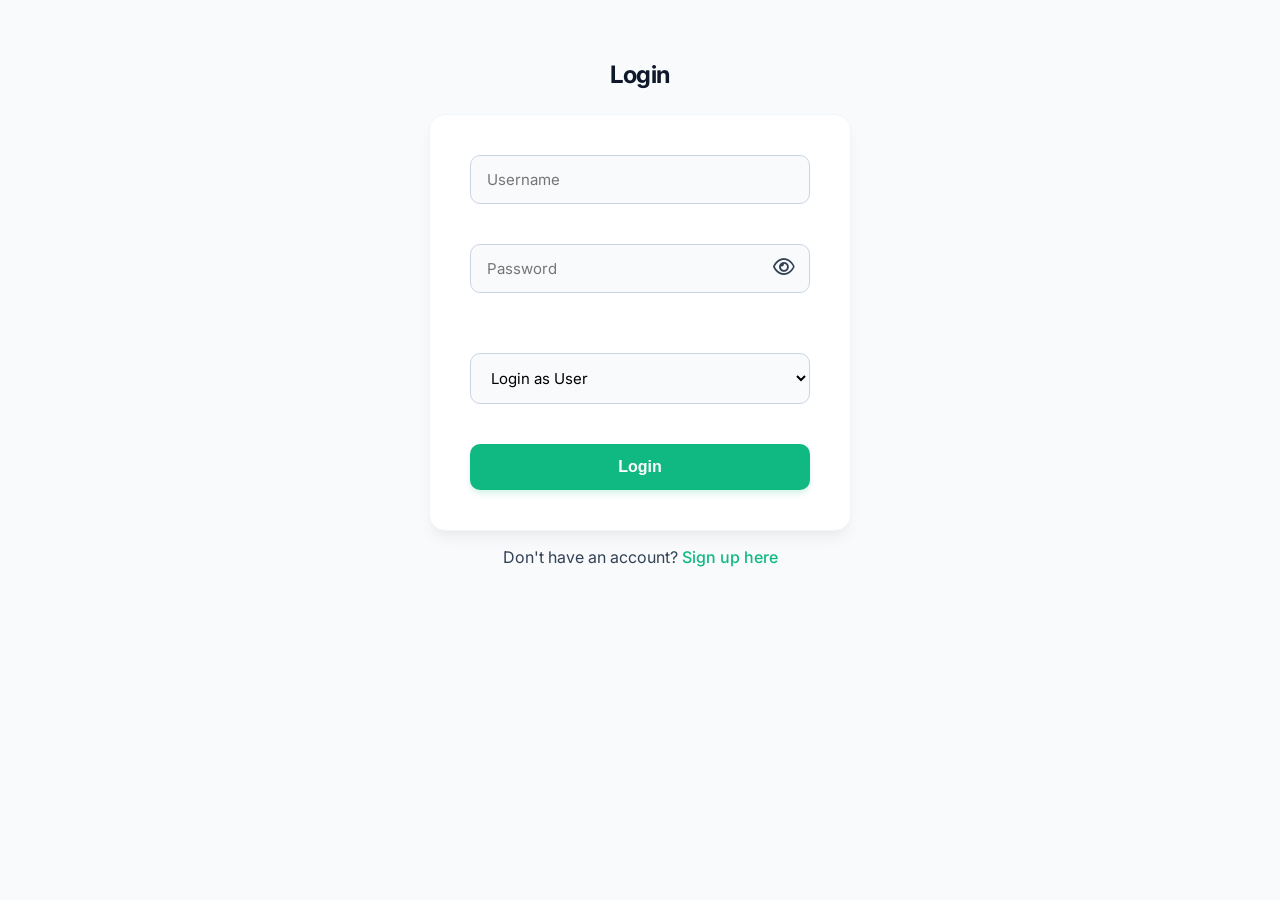
<file: frontend/index.html>
<!DOCTYPE html>
<html lang="en">
<head>
    <meta charset="UTF-8">
    <title>Login</title>
    <link rel="stylesheet" href="styles.css">
    <link rel="stylesheet" href="https://cdnjs.cloudflare.com/ajax/libs/font-awesome/6.4.0/css/all.min.css">
</head>
<body>
    <h2>Login</h2>
    <form id="loginForm">
        <input type="text" id="username" placeholder="Username" required><br><br>
        
        <div class="password-container">
            <input type="password" id="passwordInput" placeholder="Password" required>
            <i id="togglePassword" class="fa-regular fa-eye eye-icon"></i>
        </div>
        <br><br>
        
        <select id="roleSelect" required>
            <option value="user">Login as User</option>
            <option value="admin">Login as Admin</option>
        </select><br><br>

        <button type="submit">Login</button>
    </form>
    <p>Don't have an account? <a href="signup.html">Sign up here</a></p>

    <script>
        // --- Password Toggle Logic ---
        const togglePassword = document.querySelector('#togglePassword');
        const passwordInput = document.querySelector('#passwordInput');

        togglePassword.addEventListener('click', function () {
            // Toggle the type attribute (password vs text)
            const type = passwordInput.getAttribute('type') === 'password' ? 'text' : 'password';
            passwordInput.setAttribute('type', type);
            
            // 3. TOGGLE THE ICON BETWEEN OPEN AND CLOSED EYE
            this.classList.toggle('fa-eye');
            this.classList.toggle('fa-eye-slash');
        });

        // --- Login Form Submission Logic ---
        document.getElementById('loginForm').onsubmit = async (e) => {
            e.preventDefault();
            
            const payload = {
                username: document.getElementById('username').value,
                password: document.getElementById('passwordInput').value 
            };
            const selectedRole = document.getElementById('roleSelect').value;

            const res = await fetch('/api/login', {
                method: 'POST',
                headers: { 'Content-Type': 'application/json' },
                body: JSON.stringify(payload)
            });

            if (res.ok) {
                const data = await res.json();
                
                if (data.role !== selectedRole) {
                    alert(`Access Denied: You selected ${selectedRole.toUpperCase()}, but this account is registered as a ${data.role.toUpperCase()}.`);
                    return; 
                }

                localStorage.setItem('user_id', data.user_id); 
                
                if (data.role === 'admin') {
                    window.location.href = 'admin.html';
                } else {
                    window.location.href = 'user.html';
                }
            } else {
                alert('Invalid credentials!');
            }
        };
    </script>
</body>
</html>
</file>
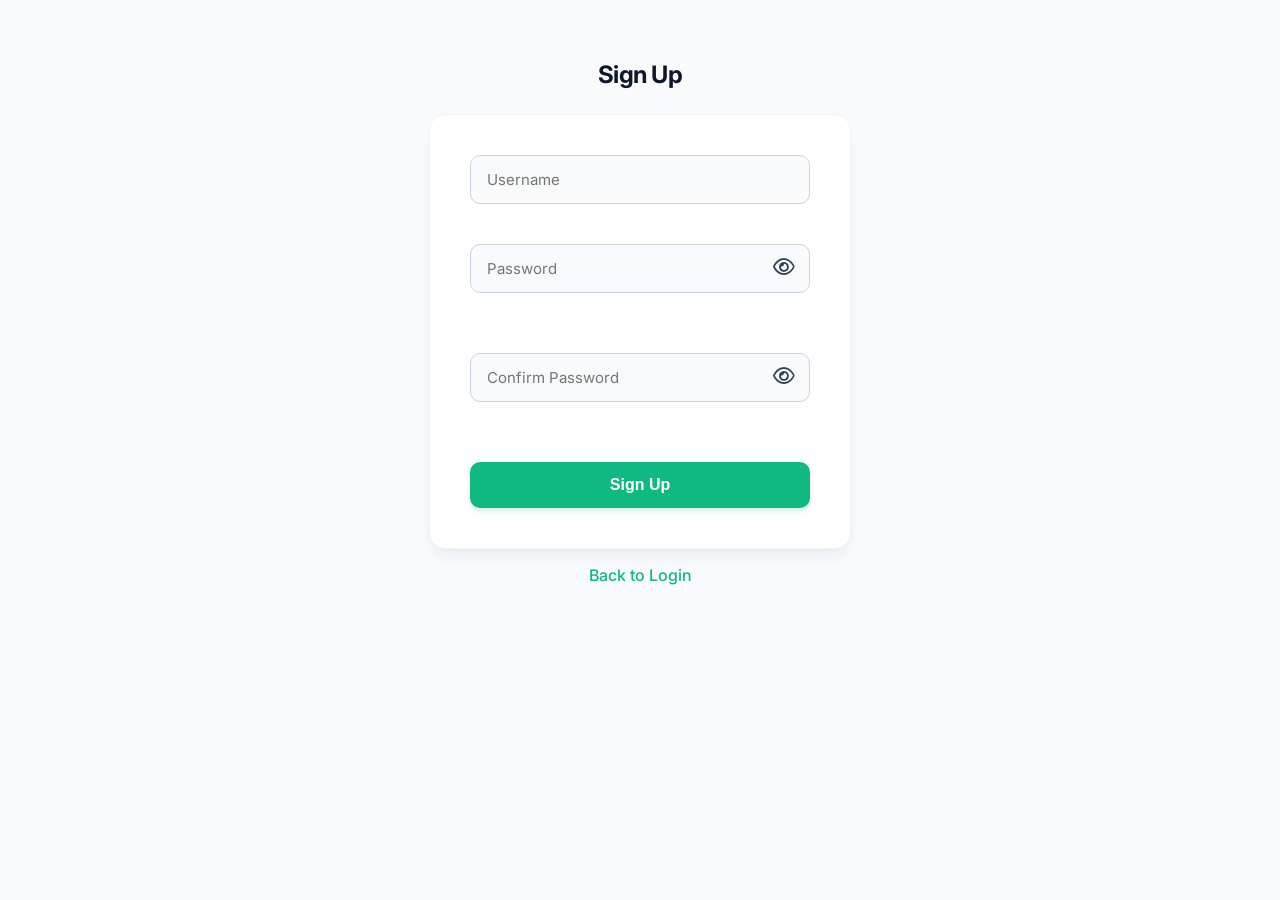
<file: frontend/signup.html>
<!DOCTYPE html>
<html lang="en">
<head>
    <meta charset="UTF-8">
    <title>Sign Up</title>
    <link rel="stylesheet" href="styles.css">
    <link rel="stylesheet" href="https://cdnjs.cloudflare.com/ajax/libs/font-awesome/6.4.0/css/all.min.css">
</head>
<body>
    <h2>Sign Up</h2>
    <form id="signupForm">
        <input type="text" id="username" placeholder="Username" required><br><br>
        
        <div class="password-container">
            <input type="password" id="password" placeholder="Password" required>
            <i id="togglePassword1" class="fa-regular fa-eye eye-icon"></i>
        </div><br><br>
        
        <div class="password-container">
            <input type="password" id="confirm_password" placeholder="Confirm Password" required>
            <i id="togglePassword2" class="fa-regular fa-eye eye-icon"></i>
        </div><br><br>
        
        <button type="submit">Sign Up</button>
    </form>
    <p><a href="index.html">Back to Login</a></p>

    <script>
        // --- 1. Password Toggle Logic ---
        function setupPasswordToggle(toggleId, inputId) {
            const toggleBtn = document.getElementById(toggleId);
            const inputField = document.getElementById(inputId);

            toggleBtn.addEventListener('click', function () {
                // Toggle the type attribute (password vs text)
                const type = inputField.getAttribute('type') === 'password' ? 'text' : 'password';
                inputField.setAttribute('type', type);
                
                // 3. TOGGLE THE ICON BETWEEN OPEN AND CLOSED EYE
                this.classList.toggle('fa-eye');
                this.classList.toggle('fa-eye-slash');
            });
        }

        // Activate the toggle for both password fields
        setupPasswordToggle('togglePassword1', 'password');
        setupPasswordToggle('togglePassword2', 'confirm_password');


        // --- 2. Sign Up Form Submission Logic ---
        document.getElementById('signupForm').onsubmit = async (e) => {
            e.preventDefault();
            const pswd = document.getElementById('password').value;
            const confirmPswd = document.getElementById('confirm_password').value;

            if (pswd !== confirmPswd) {
                alert("Passwords do not match!");
                return;
            }

            const payload = {
                username: document.getElementById('username').value,
                password: pswd
            };

            const res = await fetch('/api/signup', {
                method: 'POST',
                headers: { 'Content-Type': 'application/json' },
                body: JSON.stringify(payload)
            });

            if (res.ok) {
                alert('Account created! Please log in.');
                window.location.href = 'index.html';
            } else {
                alert('Error: Username might already exist.');
            }
        };
    </script>
</body>
</html>
</file>
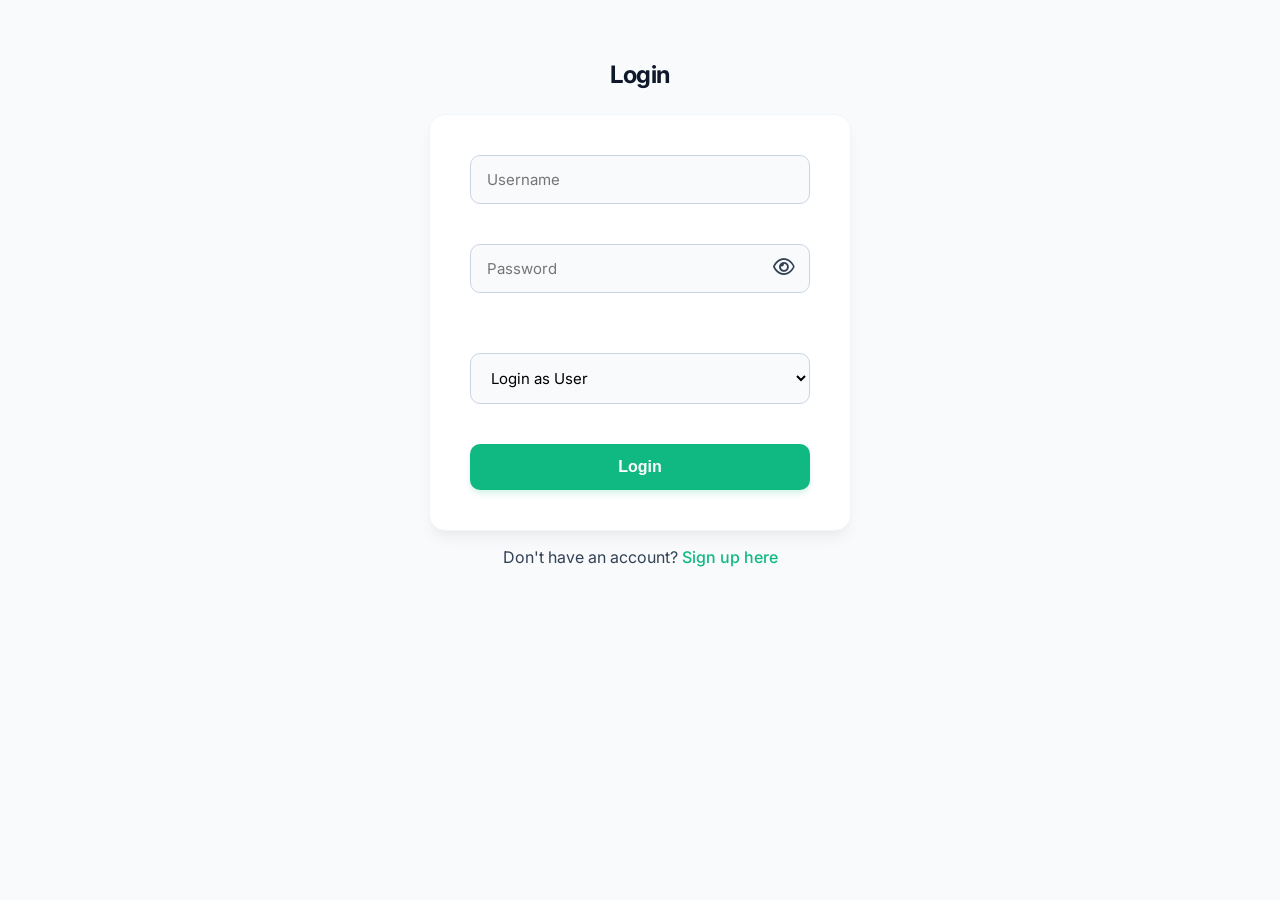
<file: frontend/user.html>
<!DOCTYPE html>
<html lang="en">
<head>
    <meta charset="UTF-8">
    <title>Food Menu</title>
    <link rel="stylesheet" href="styles.css">
    <link rel="stylesheet" href="https://cdnjs.cloudflare.com/ajax/libs/font-awesome/6.4.0/css/all.min.css">
</head>
<body class="dashboard-body">
    <div class="dashboard-container">
        
        <header class="dashboard-header" id="mainHeader">
            <h2>Select Your Items</h2>
            <button onclick="logout()" class="logout-btn">Logout</button>
        </header>

        <div id="menuSection">
            <div class="menu-grid" id="menuGrid">
                </div>
        </div>

        <div id="successSection" class="success-wrapper" style="display: none;">
            <div class="success-card">
                <i class="fa-solid fa-circle-check success-icon-large"></i>
                <h2>Order Placed!</h2>
                <p class="success-subtext">The kitchen has received your order.</p>

                <div class="receipt-box">
                    <h3>Order Summary</h3>
                    <ul id="receiptItems" class="clean-list">
                        </ul>
                    <div class="receipt-total-row">
                        <span>Total Paid:</span>
                        <span id="receiptTotal">₹0.00</span>
                    </div>
                </div>

                <div class="action-buttons">
                    <button onclick="resetMenu()" class="btn-outline">Order More</button>
                    <button onclick="logout()" class="btn-solid">Logout</button>
                </div>
            </div>
        </div>

    </div>

    <div class="cart-bar" id="cartBar">
        <div id="cartSummary">0 item(s) selected</div>
        <button onclick="placeOrder()" class="checkout-btn" id="checkoutBtn" disabled>Place Order</button>
    </div>

    <script>
        let allItems = [];
        let selectedItems = new Set();
        const userId = localStorage.getItem('user_id');

        if (!userId) window.location.href = 'index.html';

        window.onload = async () => {
            const res = await fetch('/api/items');
            allItems = await res.json();
            renderMenu();
        };

        function renderMenu() {
            const grid = document.getElementById('menuGrid');
            grid.innerHTML = '';

            allItems.forEach(item => {
                const isSelected = selectedItems.has(item.id);
                
                const card = document.createElement('div');
                card.className = `menu-card ${isSelected ? 'selected' : ''}`;
                card.onclick = () => toggleItem(item.id);

                card.innerHTML = `
                    <div class="item-img" style="display:flex; align-items:center; justify-content:center; background:#f1f5f9;">
                        <h3 style="color:#64748b; opacity:0.7;">${item.item_name}</h3>
                    </div>
                    <div class="item-info">
                        <h3>${item.item_name}</h3>
                        <p class="desc">Delicious freshly prepared ${item.item_name.toLowerCase()}.</p>
                        <p class="price">₹${item.price || '12.99'}</p> 
                    </div>
                `;
                grid.appendChild(card);
            });
            updateCartBar();
        }

        function toggleItem(itemId) {
            if (selectedItems.has(itemId)) {
                selectedItems.delete(itemId);
            } else {
                selectedItems.add(itemId);
            }
            renderMenu();
        }

        function updateCartBar() {
            const count = selectedItems.size;
            document.getElementById('cartSummary').innerText = `${count} item(s) selected`;
            
            const btn = document.getElementById('checkoutBtn');
            if (count > 0) {
                btn.removeAttribute('disabled');
                btn.style.opacity = '1';
                btn.style.cursor = 'pointer';
            } else {
                btn.setAttribute('disabled', 'true');
                btn.style.opacity = '0.5';
                btn.style.cursor = 'not-allowed';
            }
        }

        async function placeOrder() {
            if (selectedItems.size === 0) return;

            let orderHtml = '';
            let total = 0;
            
            for (let itemId of selectedItems) {
                const itemData = allItems.find(i => i.id === itemId);
                const price = parseFloat(itemData.price || 12.99); 
                total += price;
                
                orderHtml += `
                    <li>
                        <span>1x ${itemData.item_name}</span>
                        <span>₹${price.toFixed(2)}</span>
                    </li>
                `;

                await fetch('/api/order', {
                    method: 'POST',
                    headers: { 'Content-Type': 'application/json' },
                    body: JSON.stringify({ user_id: parseInt(userId), item_id: itemId })
                });
            }

            document.getElementById('receiptItems').innerHTML = orderHtml;
            document.getElementById('receiptTotal').innerText = `₹${total.toFixed(2)}`;

            document.getElementById('menuSection').style.display = 'none';
            document.getElementById('cartBar').style.display = 'none';
            document.getElementById('mainHeader').style.display = 'none'; 
            
            document.getElementById('successSection').style.display = 'flex'; 
            
            selectedItems.clear();
            renderMenu();
        }

        function resetMenu() {
            document.getElementById('successSection').style.display = 'none';
            document.getElementById('menuSection').style.display = 'block';
            document.getElementById('cartBar').style.display = 'flex';
            document.getElementById('mainHeader').style.display = 'flex'; 
        }

        function logout() {
            localStorage.clear();
            window.location.href = 'index.html';
        }
    </script>
</body>
</html>
</file>
<file: frontend/styles.css>
/* =========================================================
   1. GLOBAL & TYPOGRAPHY
   ========================================================= */
@import url('https://fonts.googleapis.com/css2?family=Inter:wght@400;500;600;700&display=swap');

body {
    font-family: 'Inter', system-ui, -apple-system, sans-serif;
    background-color: #f8fafc; /* Modern, soft off-white */
    color: #334155; 
    margin: 0;
    min-height: 100vh;
    display: flex;
    flex-direction: column;
    align-items: center; /* Centers content for auth pages */
    padding-top: 40px;
    box-sizing: border-box;
}

/* Override body alignment specifically for dashboard pages */
body.dashboard-body {
    display: block; /* Removes flex centering so the dashboard can stretch */
    padding: 40px 5%;
}

h2 { 
    color: #0f172a; 
    font-weight: 700;
    letter-spacing: -0.02em;
    margin-bottom: 25px;
    text-align: center;
}

a { 
    color: #10b981; 
    text-decoration: none; 
    font-weight: 500;
}
a:hover { text-decoration: underline; }

/* =========================================================
   2. AUTHENTICATION PAGES (Login & Signup)
   ========================================================= */
form {
    background: #ffffff;
    padding: 40px;
    border: 1px solid #f1f5f9;
    border-radius: 16px;
    box-shadow: 0 10px 15px -3px rgba(0, 0, 0, 0.05), 0 4px 6px -2px rgba(0, 0, 0, 0.025);
    width: 100%;
    max-width: 340px; /* Keeps the login box a nice, readable size */
}

input, select {
    width: 100%;
    padding: 14px 16px;
    margin-bottom: 20px;
    border: 1px solid #cbd5e1;
    border-radius: 10px;
    box-sizing: border-box;
    font-family: 'Inter', sans-serif;
    font-size: 15px;
    transition: all 0.2s;
    background-color: #f8fafc;
}

input:focus, select:focus {
    outline: none;
    border-color: #10b981;
    background-color: #ffffff;
    box-shadow: 0 0 0 3px rgba(16, 185, 129, 0.15);
}

/* --- NEW: Password Toggle Layout --- */
.password-container {
    position: relative;
    width: 100%;
    margin-bottom: 20px; /* Moved margin from input to container for perfect centering */
}

.password-container input {
    margin-bottom: 0; 
    padding-right: 45px; /* Ensures long passwords don't hide behind the eye icon */
}

.eye-icon {
    position: absolute;
    right: 15px;
    top: 50%;
    transform: translateY(-50%);
    cursor: pointer;
    font-size: 1.2rem;
    user-select: none; /* Prevents highlighting the icon if double-clicked */
}
/* ----------------------------------- */

button {
    width: 100%;
    background-color: #10b981; /* Modern Emerald */
    color: white;
    padding: 14px;
    border: none;
    border-radius: 10px;
    cursor: pointer;
    font-size: 16px;
    font-weight: 600;
    transition: all 0.2s;
    box-shadow: 0 4px 6px -1px rgba(16, 185, 129, 0.2);
}

button:hover { 
    background-color: #059669; 
    transform: translateY(-1px);
    box-shadow: 0 6px 8px -1px rgba(16, 185, 129, 0.3);
}

/* =========================================================
   3. DASHBOARD LAYOUT (Admin & User)
   ========================================================= */
.dashboard-container {
    max-width: 1100px;
    margin: 0 auto;
    width: 100%;
}

.dashboard-header {
    display: flex;
    justify-content: space-between;
    align-items: center;
    border-bottom: 1px solid #e2e8f0;
    padding-bottom: 15px;
    margin-bottom: 40px;
}

.dashboard-header h2 {
    margin-bottom: 0; /* Fixes alignment next to logout button */
    text-align: left;
}

.logout-btn {
    width: auto;
    background-color: #ef4444; /* Red for logout */
    box-shadow: 0 4px 6px -1px rgba(239, 68, 68, 0.2);
    padding: 10px 20px;
}
.logout-btn:hover { 
    background-color: #dc2626; 
    box-shadow: 0 6px 8px -1px rgba(239, 68, 68, 0.3);
}

/* =========================================================
   4. ADMIN DASHBOARD TABLE
   ========================================================= */
table {
    background: #fff;
    border-collapse: separate;
    border-spacing: 0;
    width: 100%;
    border-radius: 16px;
    overflow: hidden;
    box-shadow: 0 4px 6px -1px rgba(0, 0, 0, 0.05);
    border: 1px solid #e2e8f0;
}

th, td {
    padding: 18px 20px;
    text-align: left;
    border-bottom: 1px solid #e2e8f0;
}

th { 
    background-color: #f8fafc; 
    color: #475569;
    font-weight: 600;
    text-transform: uppercase;
    font-size: 13px;
    letter-spacing: 0.05em;
}

tr:last-child td { border-bottom: none; }
tr:hover td { background-color: #f1f5f9; }

/* =========================================================
   5. USER DASHBOARD GRID & CARDS
   ========================================================= */
.menu-grid {
    display: grid;
    grid-template-columns: repeat(auto-fill, minmax(280px, 1fr));
    gap: 30px;
}

.menu-card {
    background: #ffffff;
    border: 1px solid #f1f5f9;
    border-radius: 16px;
    overflow: hidden;
    cursor: pointer;
    display: flex;
    flex-direction: column;
    position: relative;
    box-shadow: 0 4px 6px -1px rgba(0, 0, 0, 0.05), 0 2px 4px -2px rgba(0, 0, 0, 0.03);
    transition: all 0.3s cubic-bezier(0.4, 0, 0.2, 1);
}

.menu-card:hover {
    transform: translateY(-6px);
    border-color: #e2e8f0;
    box-shadow: 0 20px 25px -5px rgba(0, 0, 0, 0.08), 0 8px 10px -6px rgba(0, 0, 0, 0.04);
}

.item-img {
    width: 100%;
    height: 180px;
    object-fit: cover;
    background-color: #e2e8f0;
    border-bottom: 1px solid #f8fafc;
}

.item-info {
    padding: 20px;
    display: flex;
    flex-direction: column;
    flex-grow: 1;
}

.item-info h3 {
    margin: 0 0 8px 0;
    font-size: 1.15rem;
    color: #0f172a;
    text-align: left; /* Overrides global h3 centering if any */
}

.item-info .desc {
    color: #64748b;
    font-size: 0.9rem;
    line-height: 1.5;
    margin: 0 0 20px 0;
    flex-grow: 1; 
}

.item-info .price {
    font-size: 1.25rem;
    font-weight: 700;
    color: #10b981; 
    margin: 0;
}

/* =========================================================
   6. USER DASHBOARD SELECTION & CART BAR
   ========================================================= */
.menu-card.selected {
    border-color: #10b981;
    background-color: #f0fdf4;
    transform: translateY(-6px); 
    box-shadow: 0 0 0 2px rgba(16, 185, 129, 0.2), 0 10px 15px -3px rgba(16, 185, 129, 0.1);
}

.menu-card.selected::after {
    /* FIX: Changed from literal '✓' to safe unicode escape sequence */
    content: '\2714';
    position: absolute;
    top: 12px;
    right: 12px;
    background-color: #10b981;
    color: white;
    width: 32px;
    height: 32px;
    border-radius: 50%;
    display: flex;
    align-items: center;
    justify-content: center;
    font-weight: bold;
    font-size: 16px;
    box-shadow: 0 4px 6px rgba(16, 185, 129, 0.3);
    z-index: 10;
}

.cart-bar {
    position: fixed;
    bottom: 0;
    left: 0;
    width: 100%;
    background-color: #ffffff;
    border-top: 1px solid #e2e8f0;
    padding: 20px 5%;
    display: flex;
    justify-content: space-between;
    align-items: center;
    box-sizing: border-box;
    box-shadow: 0 -10px 25px -5px rgba(0, 0, 0, 0.05);
    z-index: 1000;
}

.cart-bar #cartSummary {
    font-size: 1.1rem;
    font-weight: 600;
    color: #0f172a;
}

.checkout-btn {
    width: auto; /* Overrides the 100% width of standard buttons */
    padding: 14px 32px;
}

/* =========================================================
   7. BULLETPROOF SUCCESS UI CARD
   ========================================================= */
.success-wrapper {
    flex-direction: column;
    align-items: center;
    justify-content: center;
    width: 100%;
    padding: 40px 20px;
    box-sizing: border-box;
    animation: fadeIn 0.5s ease-out;
}

@keyframes fadeIn {
    from { opacity: 0; transform: translateY(20px); }
    to { opacity: 1; transform: translateY(0); }
}

.success-card {
    background: #ffffff;
    border: 1px solid #e2e8f0;
    border-radius: 16px;
    padding: 40px;
    width: 100%;
    max-width: 450px;
    box-shadow: 0 10px 25px -5px rgba(0, 0, 0, 0.1);
    text-align: center; 
    display: flex;
    flex-direction: column;
    align-items: center;
}

.success-icon-large {
    font-size: 72px;
    color: #10b981;
    margin-bottom: 20px;
}

.success-card h2 {
    color: #0f172a;
    margin: 0 0 10px 0;
    font-size: 26px;
}

.success-subtext {
    color: #64748b;
    margin: 0 0 30px 0;
    font-size: 16px;
}

.receipt-box {
    background: #f8fafc;
    border: 1px dashed #cbd5e1;
    border-radius: 12px;
    padding: 20px;
    width: 100%;
    box-sizing: border-box;
    margin-bottom: 30px;
    text-align: left; 
}

.receipt-box h3 {
    margin: 0 0 15px 0;
    padding-bottom: 15px;
    border-bottom: 1px solid #e2e8f0;
    color: #334155;
    font-size: 16px;
    text-align: center;
}

.clean-list {
    list-style: none !important; 
    padding: 0 !important;
    margin: 0 !important;
}

.clean-list li {
    display: flex;
    justify-content: space-between;
    padding: 10px 0;
    color: #475569;
    font-size: 15px;
    border-bottom: 1px solid #e2e8f0;
}

.clean-list li:last-child {
    border-bottom: none;
}

.receipt-total-row {
    display: flex;
    justify-content: space-between;
    margin-top: 15px;
    padding-top: 15px;
    border-top: 2px solid #cbd5e1;
    font-size: 18px;
    font-weight: bold;
    color: #0f172a;
}

#receiptTotal {
    color: #10b981;
}

.action-buttons {
    display: flex;
    gap: 15px;
    width: 100%;
    flex-direction: row; 
}

.btn-outline {
    flex: 1;
    background-color: transparent;
    color: #10b981;
    border: 2px solid #10b981;
    border-radius: 10px;
    padding: 14px;
    font-weight: 600;
    cursor: pointer;
    transition: all 0.2s;
}

.btn-outline:hover {
    background-color: #f0fdf4;
}

.btn-solid {
    flex: 1;
    background-color: #10b981;
    color: white;
    border: 2px solid #10b981;
    border-radius: 10px;
    padding: 14px;
    font-weight: 600;
    cursor: pointer;
    transition: all 0.2s;
}

.btn-solid:hover {
    background-color: #059669;
}
</file>
